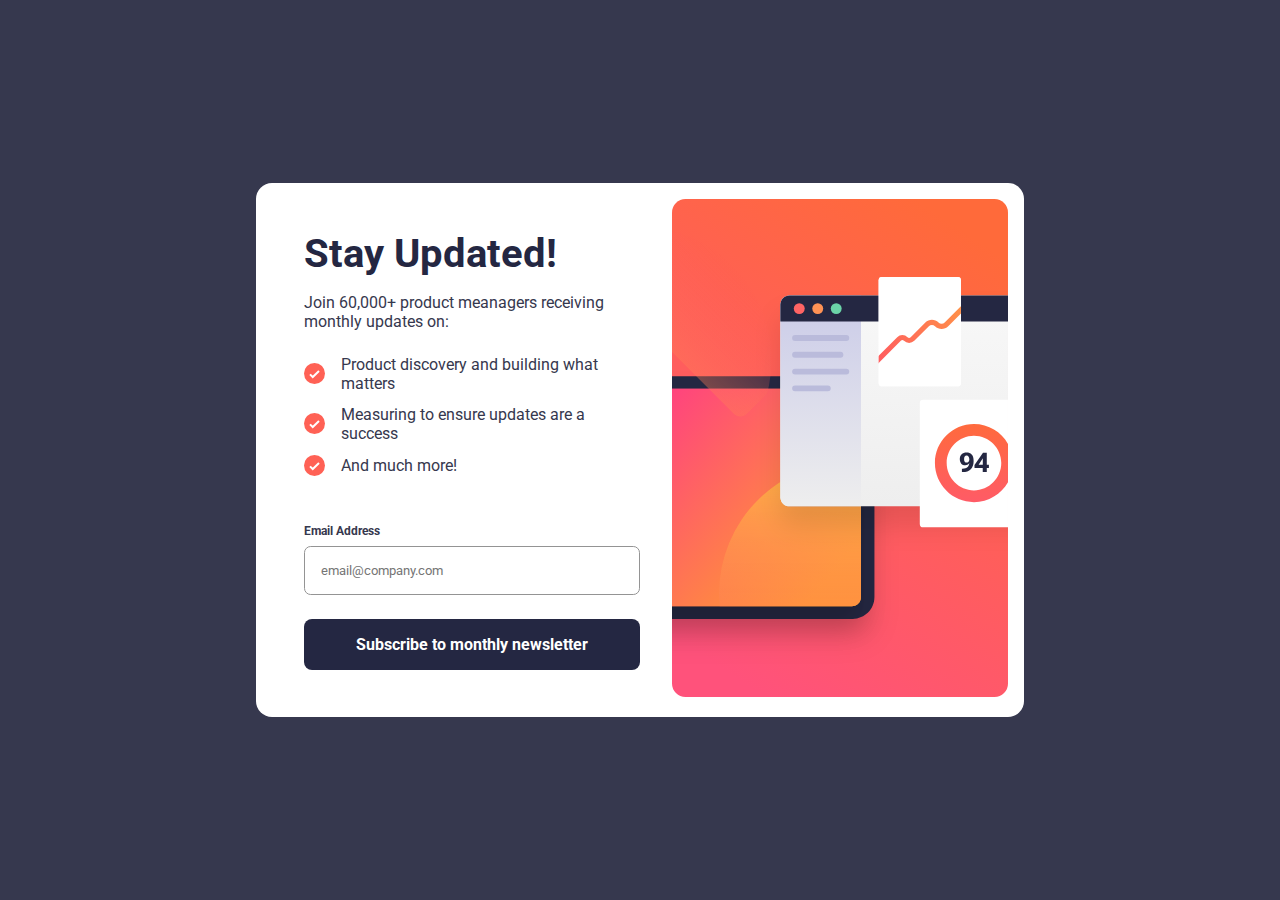
<file: index.html>
<!DOCTYPE html>
<html lang="en">

<head>
  <meta charset="UTF-8">
  <meta name="viewport" content="width=device-width, initial-scale=1.0">
  <!-- displays site properly based on user's device -->

  <link rel="icon" type="image/png" sizes="32x32" href="./assets/images/favicon-32x32.png">

  <title>Newsletter sign-up</title>

  <link href="https://fonts.googleapis.com/css2?family=Roboto:ital,wght@0,100..900;1,100..900&display=swap"
    rel="stylesheet">
  <link rel="stylesheet" href="styles.css">

</head>

<body>

  <div class="container">
    <div class="container-image">
      <img src="./assets/images/illustration-sign-up-desktop.svg" alt="signup image">
    </div>

    <div class="container-content">
      <h1>Stay Updated!</h1>
      <p>Join 60,000+ product meanagers receiving monthly updates on:</p>
      <ul class="container-ul">
        <li>
          <img src="./assets/images/icon-list.svg" alt="tick mark">
          <span>Product discovery and building what matters</span>
        </li>
        <li>
          <img src="./assets/images/icon-list.svg" alt="tick mark">
          <span>Measuring to ensure updates are a success</span>
        </li>
        <li>
          <img src="./assets/images/icon-list.svg" alt="tick mark">
          <span>And much more!</span>
        </li>
      </ul>

      <form action="#" novalidate class="container-form">
        <div class="form-labels">
          <label for="email">
            Email Address
          </label>
          <span class="error-msg hidden">
            Valid email required
          </span>
        </div>
        <input class="email" id="email" type="email" placeholder="email@company.com" name="email">
        <button class="form-submit-button">
          Subscribe to monthly newsletter
        </button>
      </form>
    </div>
  </div>

  <script src="./app.js"></script>

</body>

</html>
</file>
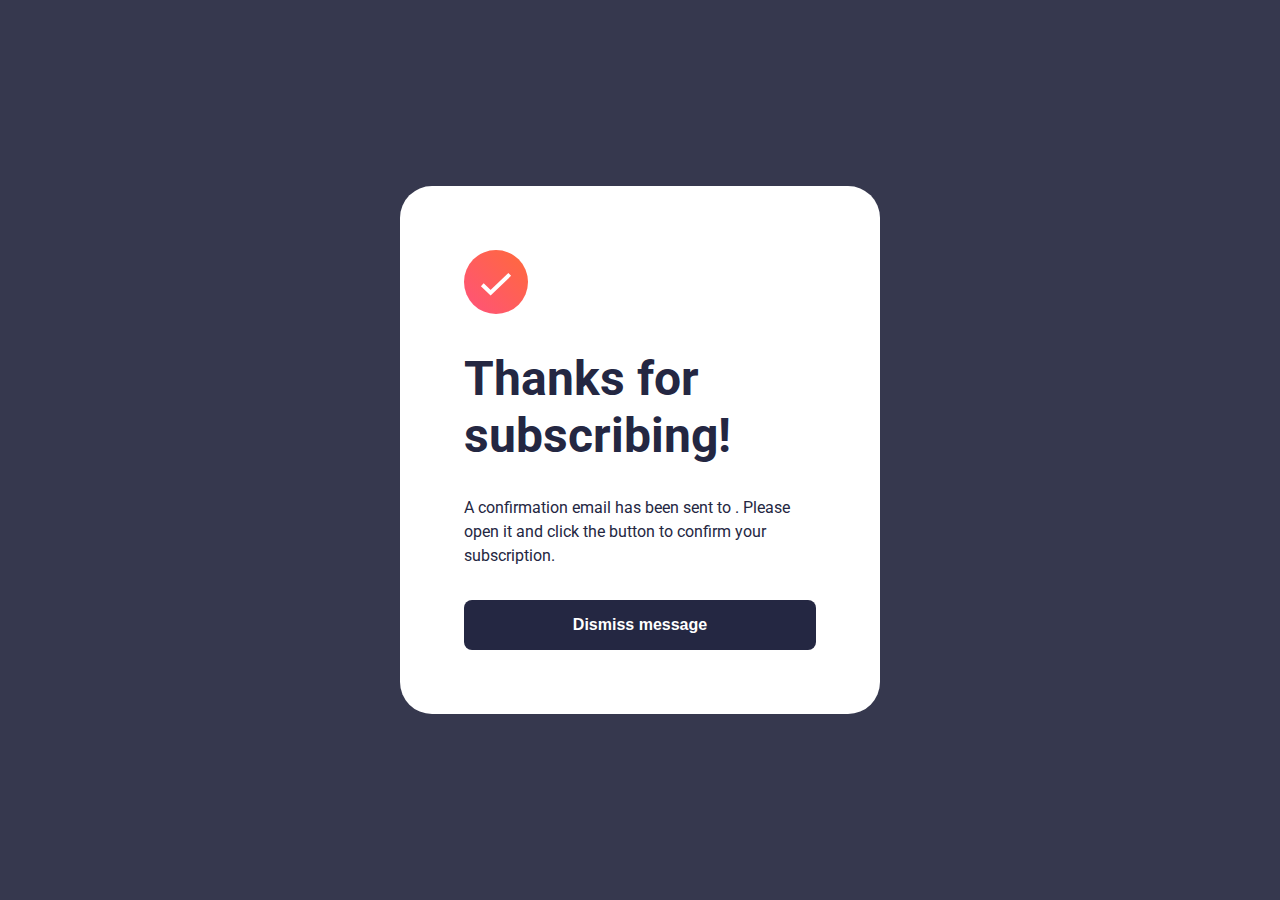
<file: success.html>
<!DOCTYPE html>
<html lang="en">

<head>
    <meta charset="UTF-8">
    <meta name="viewport" content="width=device-width, initial-scale=1.0">
    <title>Success</title>
    <link href="https://fonts.googleapis.com/css2?family=Roboto:ital,wght@0,100..900;1,100..900&display=swap"
        rel="stylesheet">
    <link rel="stylesheet" href="success_styles.css">
</head>

<body>
    <div class="container">
        <div class="container-content">
            <img src="./assets/images/icon-success.svg" alt="success image">
            <h1>Thanks for subscribing!</h1>
            <p>A confirmation email has been sent to <span class="email-output">example@gmail.com</span>. Please open it
                and click the button to confirm your subscription.</p>
        </div>
        <button>Dismiss message</button>
    </div>

    <script src="success_app.js"></script>
</body>

</html>
</file>
<file: styles.css>
* {
  box-sizing: border-box;
  font-family: "Roboto";
  font-weight: 400;
  color: hsl(235, 18%, 26%);
}

body {
  background-color: hsl(235, 18%, 26%);
  display: flex;
  justify-content: center;
  align-items: center;
  min-height: 100vh;
  height: fit-content;
  margin: 0;
  width: 100%;
}

.container {
  background-color: white;
  border-radius: 1rem;
  padding: 1rem;
  display: flex;
  flex-direction: row-reverse;
  justify-content: center;
  align-items: center;
  max-width: 48rem;
  width: 100%;
}

.container-image {
  width: 50%;
}

.container-image img {
  width: 100%;
}

.container-content {
  width: 50%;
  margin: 0rem 2rem;
}

h1 {
  margin-top: 0;
  margin-bottom: 1rem;
  color: hsl(234, 29%, 20%);
  font-size: 2.5rem;
  font-weight: 700;
}

.container-ul {
  padding: 0;
  list-style: none;
  margin-bottom: 2.5rem;
  margin-top: 1.5rem;
}

li {
  margin-bottom: 0.75rem;
  display: flex;
  align-items: center;
}

li > span {
  margin-left: 1rem;
}

.container-form label {
  font-weight: 700;
  /* display: block; */
  margin: 0.5rem 0;
}

.email {
  display: block;
  width: 100%;
  padding: 1rem;
  margin-bottom: 1.5rem;
  border-radius: 0.5em;
  border: 1px hsl(0, 0%, 58%) solid;
  font-weight: 00;
}

.form-submit-button {
  display: block;
  width: 100%;
  padding: 1rem;
  border-radius: 0.5em;
  border: none;
  background-color: hsl(234, 29%, 20%);
  color: white;
  font-weight: 700;
  font-size: 1rem;
}

.form-submit-button:hover{
    background: linear-gradient(to left, hsl(4, 100%, 67%), #ff527b);
    cursor: pointer;
}

#email:hover{
    cursor: pointer;
}

.hidden {
    visibility: hidden;
    position: absolute;
}

.form-labels {
    display: flex;
    justify-content: space-between;
    align-items: center;
    font-size: 0.75rem;
    font-weight: 700;
}

.error-msg {
    font-weight: 700;
    color: hsl(4, 100%, 67%);
}

.error-input {
    border : 1px hsl(4, 100%, 67%) solid;
    background-color: hsla(4, 100%, 67%, 0.222);
    color: hsl(4, 93%, 61%);
}

@media (max-width: 794px) {
    body{
        margin: 0;
        padding: 0;
    }
    .container {
        height: 100%;
        border-radius: 0;
        width: 100vw;
        max-width: 100vw;
        min-height: 100vh;
        height: fit-content;
        display: block;
        padding: 0;
        /* margin: -10%; */
    }

    .container-image{
        width: 100%;
        height: 40%;
    }

    .container-image > img {
        width: 100%;
        content:url("./assets/images/illustration-sign-up-mobile.svg");
    }

    .container-content{
        height: 60%;
        width: 100%;
        margin: 0;
        padding: 3rem 2rem;
    }
}
</file>
<file: success_styles.css>
* {
    box-sizing: border-box;
}

body {
    margin: 0;
    height: 100vh;
    display: flex;
    justify-content: center;
    align-items: center;
    background-color: hsl(235, 18%, 26%);
    font-family: 'Roboto';
    color: hsl(234, 29%, 20%);
}

.container {
    background-color: white;
    max-width: 30rem;
    width: 100%;
    padding: 4rem;
    border-radius: 2rem;
}

h1 {
    font-size: 3rem;
    font-weight: 700;
}

.email-output {
    font-weight: 700;
}

p{
    line-height: 1.5rem;
}

button {
    margin-top: 1rem;
    width: 100%;
    padding: 1rem;
    background-color: hsl(234, 29%, 20%);
    color: white;
    font-weight: 700;
    font-size: 1rem;
    border: none;
    border-radius: 0.5rem;
}

button:hover {
    background: linear-gradient(to left, hsl(4, 100%, 67%), #ff527b);
    cursor: pointer;
}

@media (max-width: 794px) {
    .container {
        width: 100%;
        max-width: 100%;
        height: 100%;
        border-radius: 0;
        display: flex;
        flex-direction: column;
        justify-content: space-between;
        padding-left: 2rem;
        padding-right: 2rem;
    }

    .container-content {
        margin-top: 30%;
    }

    img {
        width: 5rem;
    }
}
</file>
